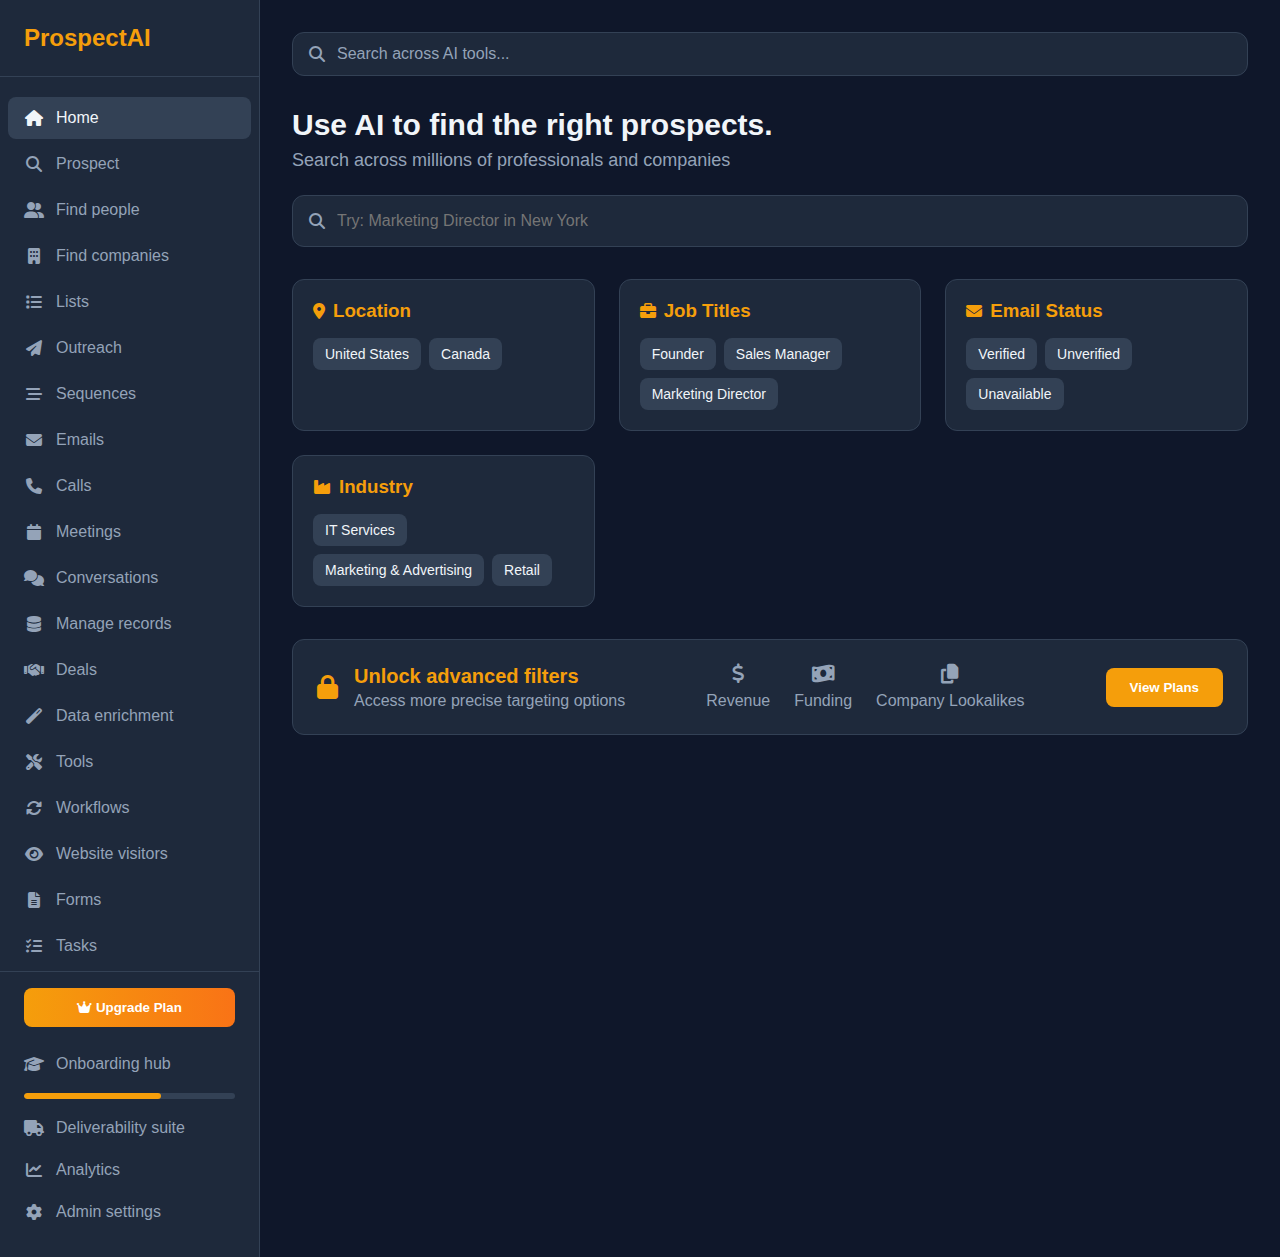
<file: code.html>
<!DOCTYPE html>
<html lang="en">
<head>
    <meta charset="UTF-8">
    <meta name="viewport" content="width=device-width, initial-scale=1.0">
    <title>AI Prospect Dashboard</title>
    <link rel="stylesheet" href="https://cdnjs.cloudflare.com/ajax/libs/font-awesome/6.4.0/css/all.min.css">
    <style>
        * {
            margin: 0;
            padding: 0;
            box-sizing: border-box;
            font-family: 'Inter', -apple-system, BlinkMacSystemFont, 'Segoe UI', Roboto, Oxygen, Ubuntu, sans-serif;
        }

        :root {
            --bg-dark: #0f172a;
            --sidebar-bg: #1e293b;
            --card-bg: #1e293b;
            --text-primary: #f1f5f9;
            --text-secondary: #94a3b8;
            --accent: #f59e0b;
            --accent-hover: #fbbf24;
            --border-color: #334155;
            --hover-bg: #334155;
            --success: #10b981;
            --warning: #f59e0b;
            --danger: #ef4444;
        }

        body {
            background-color: var(--bg-dark);
            color: var(--text-primary);
            display: flex;
            min-height: 100vh;
            overflow-x: hidden;
        }

        /* Sidebar Styles */
        .sidebar {
            width: 260px;
            background-color: var(--sidebar-bg);
            border-right: 1px solid var(--border-color);
            display: flex;
            flex-direction: column;
            justify-content: space-between;
            padding: 1.5rem 0;
            transition: all 0.3s ease;
        }

        .logo {
            padding: 0 1.5rem 1.5rem;
            border-bottom: 1px solid var(--border-color);
            margin-bottom: 1rem;
        }

        .logo h1 {
            font-size: 1.5rem;
            font-weight: 700;
            color: var(--accent);
        }

        .nav-items {
            flex-grow: 1;
            overflow-y: auto;
            padding: 0 0.5rem;
        }

        .nav-item {
            display: flex;
            align-items: center;
            padding: 0.75rem 1rem;
            margin: 0.25rem 0;
            border-radius: 0.5rem;
            cursor: pointer;
            transition: all 0.2s ease;
            color: var(--text-secondary);
        }

        .nav-item:hover {
            background-color: var(--hover-bg);
            color: var(--text-primary);
        }

        .nav-item.active {
            background-color: var(--hover-bg);
            color: var(--text-primary);
        }

        .nav-item i {
            margin-right: 0.75rem;
            width: 20px;
            text-align: center;
        }

        .sidebar-footer {
            padding: 1rem 1.5rem 0;
            border-top: 1px solid var(--border-color);
        }

        .upgrade-btn {
            background: linear-gradient(90deg, var(--accent), #f97316);
            color: white;
            border: none;
            padding: 0.75rem 1rem;
            border-radius: 0.5rem;
            font-weight: 600;
            width: 100%;
            margin-bottom: 1rem;
            cursor: pointer;
            transition: all 0.2s ease;
        }

        .upgrade-btn:hover {
            background: linear-gradient(90deg, var(--accent-hover), #fb923c);
            transform: translateY(-2px);
        }

        .footer-item {
            display: flex;
            align-items: center;
            padding: 0.75rem 0;
            color: var(--text-secondary);
            cursor: pointer;
        }

        .footer-item:hover {
            color: var(--text-primary);
        }

        .footer-item i {
            margin-right: 0.75rem;
            width: 20px;
            text-align: center;
        }

        .progress-bar {
            height: 6px;
            background-color: var(--border-color);
            border-radius: 3px;
            margin: 0.5rem 0;
            overflow: hidden;
        }

        .progress-fill {
            height: 100%;
            width: 65%;
            background-color: var(--accent);
            border-radius: 3px;
        }

        /* Main Content Styles */
        .main-content {
            flex-grow: 1;
            padding: 2rem;
            overflow-y: auto;
        }

        .search-bar {
            display: flex;
            align-items: center;
            background-color: var(--card-bg);
            border-radius: 0.75rem;
            padding: 0.75rem 1rem;
            margin-bottom: 2rem;
            border: 1px solid var(--border-color);
        }

        .search-bar i {
            color: var(--text-secondary);
            margin-right: 0.75rem;
        }

        .search-bar input {
            flex-grow: 1;
            background: transparent;
            border: none;
            color: var(--text-primary);
            font-size: 1rem;
            outline: none;
        }

        .search-bar input::placeholder {
            color: var(--text-secondary);
        }

        .section-header {
            margin-bottom: 1.5rem;
        }

        .section-header h2 {
            font-size: 1.875rem;
            font-weight: 700;
            margin-bottom: 0.5rem;
        }

        .section-header p {
            color: var(--text-secondary);
            font-size: 1.125rem;
        }

        .search-input {
            background-color: var(--card-bg);
            border: 1px solid var(--border-color);
            border-radius: 0.75rem;
            padding: 1rem;
            margin-bottom: 2rem;
            display: flex;
            align-items: center;
        }

        .search-input i {
            color: var(--text-secondary);
            margin-right: 0.75rem;
        }

        .search-input input {
            flex-grow: 1;
            background: transparent;
            border: none;
            color: var(--text-primary);
            font-size: 1rem;
            outline: none;
        }

        .filters-section {
            margin-bottom: 2rem;
        }

        .filters-grid {
            display: grid;
            grid-template-columns: repeat(auto-fill, minmax(250px, 1fr));
            gap: 1.5rem;
            margin-bottom: 2rem;
        }

        .filter-card {
            background-color: var(--card-bg);
            border-radius: 0.75rem;
            padding: 1.25rem;
            border: 1px solid var(--border-color);
        }

        .filter-header {
            display: flex;
            align-items: center;
            margin-bottom: 1rem;
            color: var(--accent);
        }

        .filter-header i {
            margin-right: 0.5rem;
        }

        .filter-tags {
            display: flex;
            flex-wrap: wrap;
            gap: 0.5rem;
        }

        .filter-tag {
            background-color: var(--hover-bg);
            color: var(--text-primary);
            padding: 0.5rem 0.75rem;
            border-radius: 0.5rem;
            font-size: 0.875rem;
            cursor: pointer;
            transition: all 0.2s ease;
        }

        .filter-tag:hover {
            background-color: var(--accent);
        }

        .locked-section {
            background-color: var(--card-bg);
            border: 1px solid var(--border-color);
            border-radius: 0.75rem;
            padding: 1.5rem;
            display: flex;
            justify-content: space-between;
            align-items: center;
        }

        .locked-content {
            display: flex;
            align-items: center;
        }

        .locked-content i {
            color: var(--accent);
            font-size: 1.5rem;
            margin-right: 1rem;
        }

        .locked-text h3 {
            font-size: 1.25rem;
            margin-bottom: 0.25rem;
            color: var(--accent);
        }

        .locked-text p {
            color: var(--text-secondary);
        }

        .locked-features {
            display: flex;
            gap: 1.5rem;
        }

        .locked-feature {
            display: flex;
            flex-direction: column;
            align-items: center;
            color: var(--text-secondary);
        }

        .locked-feature i {
            font-size: 1.25rem;
            margin-bottom: 0.5rem;
        }

        .view-plans-btn {
            background-color: var(--accent);
            color: white;
            border: none;
            padding: 0.75rem 1.5rem;
            border-radius: 0.5rem;
            font-weight: 600;
            cursor: pointer;
            transition: all 0.2s ease;
        }

        .view-plans-btn:hover {
            background-color: var(--accent-hover);
            transform: translateY(-2px);
        }

        /* Responsive Design */
        @media (max-width: 1024px) {
            .sidebar {
                width: 80px;
            }
            
            .nav-item span, .logo h1, .footer-item span {
                display: none;
            }
            
            .nav-item {
                justify-content: center;
                padding: 0.75rem;
            }
            
            .nav-item i {
                margin-right: 0;
            }
            
            .sidebar-footer {
                padding: 1rem 0.5rem 0;
            }
            
            .footer-item {
                justify-content: center;
            }
            
            .footer-item i {
                margin-right: 0;
            }
            
            .upgrade-btn span {
                display: none;
            }
            
            .upgrade-btn::after {
                content: "↑";
                font-size: 1.25rem;
            }
            
            .progress-bar {
                display: none;
            }
        }

        @media (max-width: 768px) {
            body {
                flex-direction: column;
            }
            
            .sidebar {
                width: 100%;
                height: auto;
                border-right: none;
                border-bottom: 1px solid var(--border-color);
                padding: 1rem;
            }
            
            .nav-items {
                display: flex;
                overflow-x: auto;
                padding-bottom: 0.5rem;
            }
            
            .nav-item {
                flex-shrink: 0;
                margin: 0 0.25rem;
            }
            
            .sidebar-footer {
                display: none;
            }
            
            .main-content {
                padding: 1.5rem;
            }
            
            .locked-section {
                flex-direction: column;
                gap: 1rem;
            }
            
            .locked-features {
                justify-content: space-between;
                width: 100%;
            }
        }

        @media (max-width: 480px) {
            .filters-grid {
                grid-template-columns: 1fr;
            }
            
            .locked-features {
                gap: 0.5rem;
            }
            
            .locked-feature {
                font-size: 0.875rem;
            }
        }
    </style>
</head>
<body>
    <!-- Sidebar Navigation -->
    <aside class="sidebar">
        <div class="logo">
            <h1>ProspectAI</h1>
        </div>
        
        <div class="nav-items">
            <div class="nav-item active">
                <i class="fas fa-home"></i>
                <span>Home</span>
            </div>
            <div class="nav-item">
                <i class="fas fa-search"></i>
                <span>Prospect</span>
            </div>
            <div class="nav-item">
                <i class="fas fa-user-friends"></i>
                <span>Find people</span>
            </div>
            <div class="nav-item">
                <i class="fas fa-building"></i>
                <span>Find companies</span>
            </div>
            <div class="nav-item">
                <i class="fas fa-list"></i>
                <span>Lists</span>
            </div>
            <div class="nav-item">
                <i class="fas fa-paper-plane"></i>
                <span>Outreach</span>
            </div>
            <div class="nav-item">
                <i class="fas fa-stream"></i>
                <span>Sequences</span>
            </div>
            <div class="nav-item">
                <i class="fas fa-envelope"></i>
                <span>Emails</span>
            </div>
            <div class="nav-item">
                <i class="fas fa-phone"></i>
                <span>Calls</span>
            </div>
            <div class="nav-item">
                <i class="fas fa-calendar"></i>
                <span>Meetings</span>
            </div>
            <div class="nav-item">
                <i class="fas fa-comments"></i>
                <span>Conversations</span>
            </div>
            <div class="nav-item">
                <i class="fas fa-database"></i>
                <span>Manage records</span>
            </div>
            <div class="nav-item">
                <i class="fas fa-handshake"></i>
                <span>Deals</span>
            </div>
            <div class="nav-item">
                <i class="fas fa-magic"></i>
                <span>Data enrichment</span>
            </div>
            <div class="nav-item">
                <i class="fas fa-tools"></i>
                <span>Tools</span>
            </div>
            <div class="nav-item">
                <i class="fas fa-sync-alt"></i>
                <span>Workflows</span>
            </div>
            <div class="nav-item">
                <i class="fas fa-eye"></i>
                <span>Website visitors</span>
            </div>
            <div class="nav-item">
                <i class="fas fa-file-alt"></i>
                <span>Forms</span>
            </div>
            <div class="nav-item">
                <i class="fas fa-tasks"></i>
                <span>Tasks</span>
            </div>
        </div>
        
        <div class="sidebar-footer">
            <button class="upgrade-btn">
                <i class="fas fa-crown"></i>
                <span>Upgrade Plan</span>
            </button>
            
            <div class="footer-item">
                <i class="fas fa-graduation-cap"></i>
                <span>Onboarding hub</span>
            </div>
            <div class="progress-bar">
                <div class="progress-fill"></div>
            </div>
            
            <div class="footer-item">
                <i class="fas fa-truck"></i>
                <span>Deliverability suite</span>
            </div>
            
            <div class="footer-item">
                <i class="fas fa-chart-line"></i>
                <span>Analytics</span>
            </div>
            
            <div class="footer-item">
                <i class="fas fa-cog"></i>
                <span>Admin settings</span>
            </div>
        </div>
    </aside>
    
    <!-- Main Content -->
    <main class="main-content">
        <div class="search-bar">
            <i class="fas fa-search"></i>
            <input type="text" placeholder="Search across AI tools...">
        </div>
        
        <div class="section-header">
            <h2>Use AI to find the right prospects.</h2>
            <p>Search across millions of professionals and companies</p>
        </div>
        
        <div class="search-input">
            <i class="fas fa-search"></i>
            <input type="text" placeholder="Try: Marketing Director in New York">
        </div>
        
        <div class="filters-section">
            <div class="filters-grid">
                <div class="filter-card">
                    <div class="filter-header">
                        <i class="fas fa-map-marker-alt"></i>
                        <h3>Location</h3>
                    </div>
                    <div class="filter-tags">
                        <div class="filter-tag">United States</div>
                        <div class="filter-tag">Canada</div>
                    </div>
                </div>
                
                <div class="filter-card">
                    <div class="filter-header">
                        <i class="fas fa-briefcase"></i>
                        <h3>Job Titles</h3>
                    </div>
                    <div class="filter-tags">
                        <div class="filter-tag">Founder</div>
                        <div class="filter-tag">Sales Manager</div>
                        <div class="filter-tag">Marketing Director</div>
                    </div>
                </div>
                
                <div class="filter-card">
                    <div class="filter-header">
                        <i class="fas fa-envelope"></i>
                        <h3>Email Status</h3>
                    </div>
                    <div class="filter-tags">
                        <div class="filter-tag">Verified</div>
                        <div class="filter-tag">Unverified</div>
                        <div class="filter-tag">Unavailable</div>
                    </div>
                </div>
                
                <div class="filter-card">
                    <div class="filter-header">
                        <i class="fas fa-industry"></i>
                        <h3>Industry</h3>
                    </div>
                    <div class="filter-tags">
                        <div class="filter-tag">IT Services</div>
                        <div class="filter-tag">Marketing & Advertising</div>
                        <div class="filter-tag">Retail</div>
                    </div>
                </div>
            </div>
        </div>
        
        <div class="locked-section">
            <div class="locked-content">
                <i class="fas fa-lock"></i>
                <div class="locked-text">
                    <h3>Unlock advanced filters</h3>
                    <p>Access more precise targeting options</p>
                </div>
            </div>
            
            <div class="locked-features">
                <div class="locked-feature">
                    <i class="fas fa-dollar-sign"></i>
                    <span>Revenue</span>
                </div>
                <div class="locked-feature">
                    <i class="fas fa-money-bill-wave"></i>
                    <span>Funding</span>
                </div>
                <div class="locked-feature">
                    <i class="fas fa-copy"></i>
                    <span>Company Lookalikes</span>
                </div>
            </div>
            
            <button class="view-plans-btn">View Plans</button>
        </div>
    </main>

    <script>
        // Add interactivity to navigation items
        document.querySelectorAll('.nav-item').forEach(item => {
            item.addEventListener('click', function() {
                document.querySelectorAll('.nav-item').forEach(i => i.classList.remove('active'));
                this.classList.add('active');
            });
        });
        
        // Add interactivity to filter tags
        document.querySelectorAll('.filter-tag').forEach(tag => {
            tag.addEventListener('click', function() {
                this.classList.toggle('active');
            });
        });
        
        // Make the view plans button interactive
        document.querySelector('.view-plans-btn').addEventListener('click', function() {
            alert('Premium plans shown here. This would open a modal in a real application.');
        });
        
        // Make the upgrade button interactive
        document.querySelector('.upgrade-btn').addEventListener('click', function() {
            alert('Upgrade modal shown here. This would open a pricing modal in a real application.');
        });
    </script>
</body>
</html>
</file>
